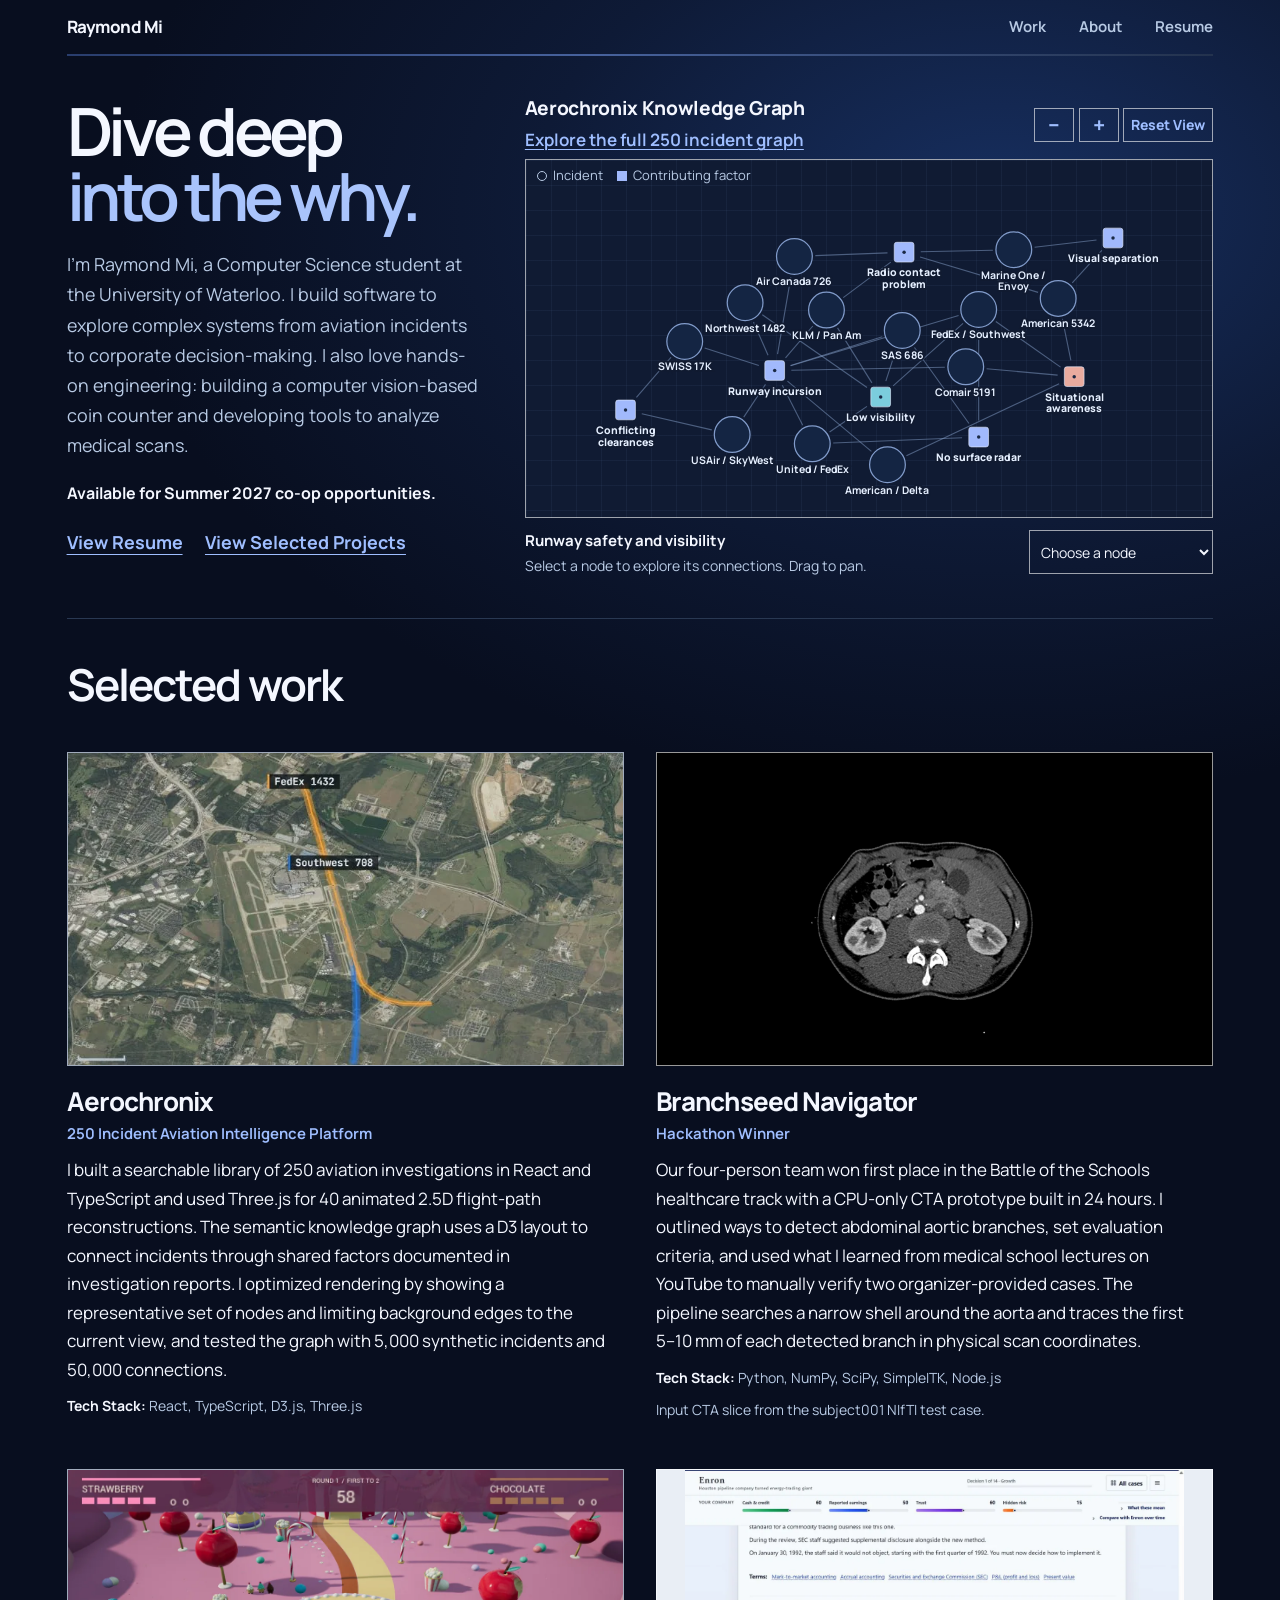
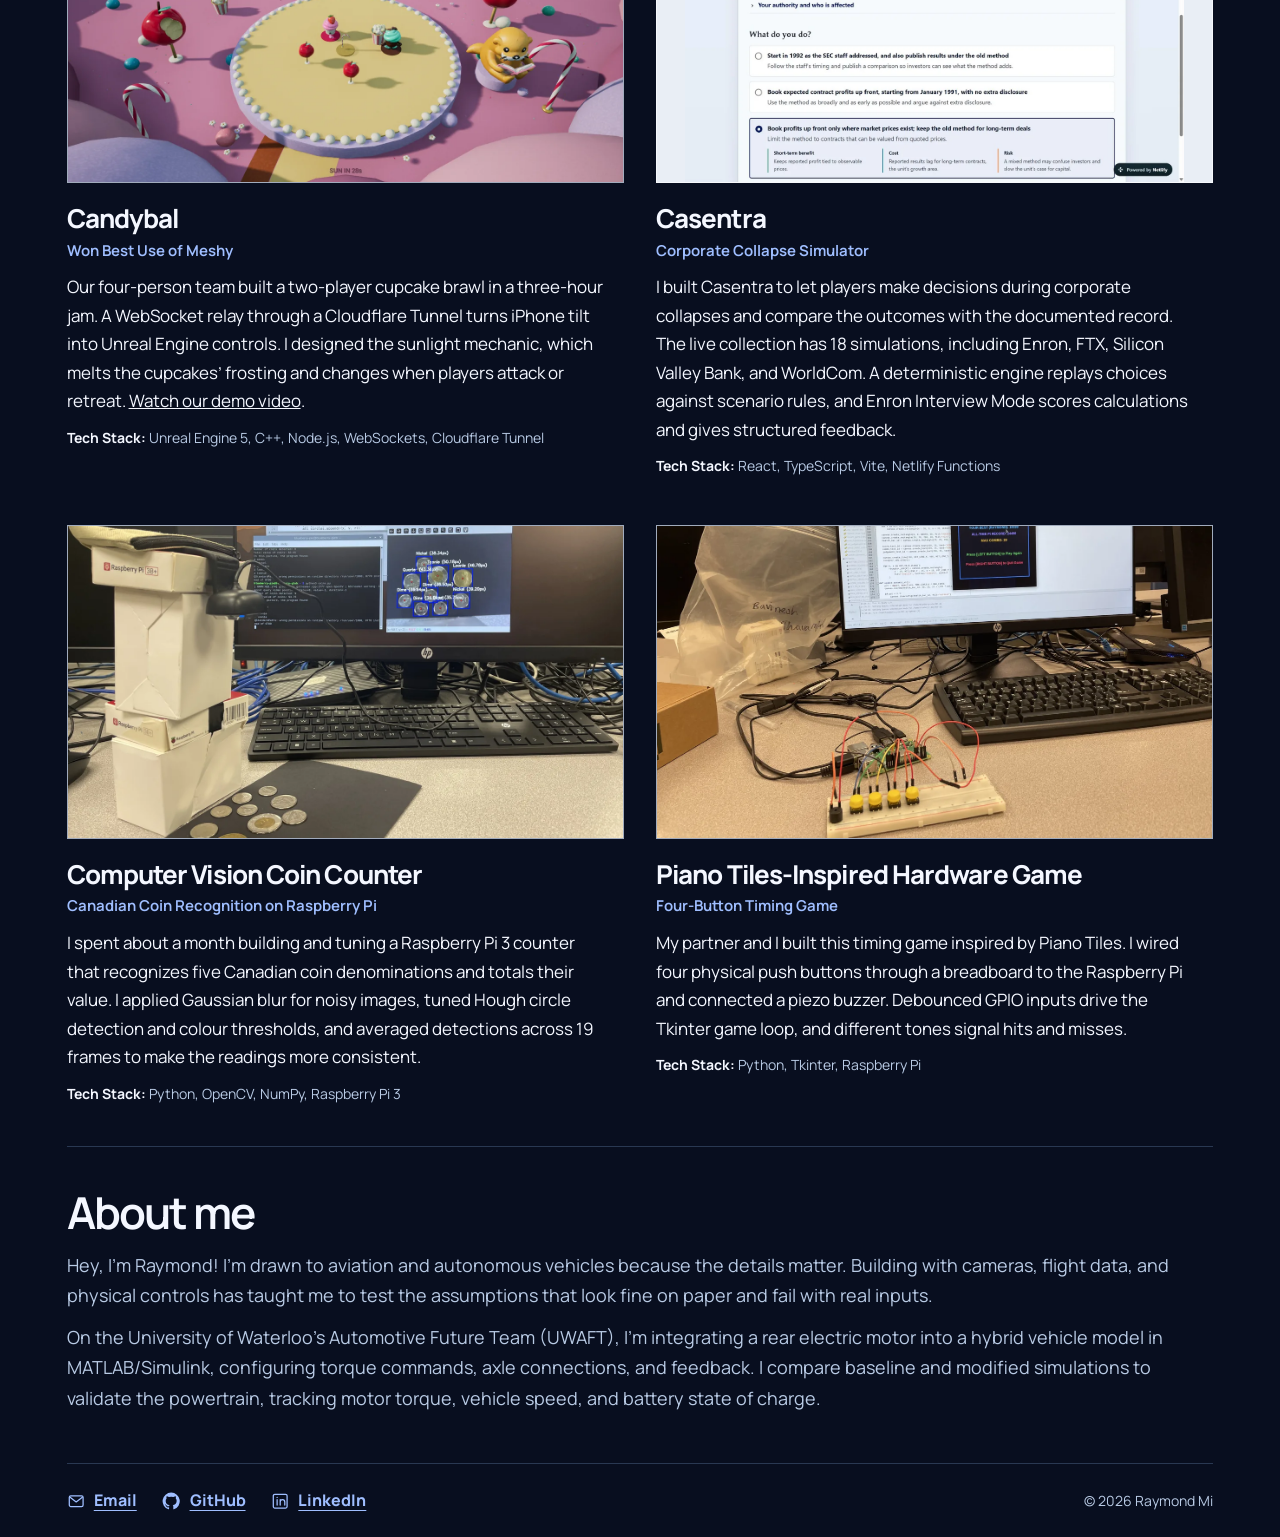
<file: docs/index.html>
<!doctype html>
<html lang="en">
  <head>
    <meta charset="utf-8">
    <meta name="viewport" content="width=device-width, initial-scale=1">
    <meta name="description" content="Raymond Mi is a University of Waterloo computer science student building software for complex systems, simulation, and computer vision.">
    <meta name="theme-color" content="#080e1f">
    <title>Raymond Mi | Software Engineering Portfolio</title>
    <link rel="preload" href="assets/manrope-latin.woff2" as="font" type="font/woff2" crossorigin>
    <link rel="stylesheet" href="styles.css">
    <script type="module" src="hero-graph.js"></script>
    <script src="page.js" defer></script>
  </head>
  <body>
    <a class="skip-link" href="#main">Skip to content</a>
    <header class="site-header shell">
      <a class="site-name" href="./">Raymond Mi</a>
      <nav class="main-nav" aria-label="Primary">
        <a href="#work">Work</a>
        <a href="#about">About</a>
        <a href="https://drive.google.com/file/d/1k9xCsbdzdXL4X7wPnkThvAbXwIX6SDTb/view?usp=sharing" target="_blank" rel="noopener noreferrer">Resume</a>
      </nav>
    </header>
    <main id="main" tabindex="-1">
      <section class="hero shell" aria-labelledby="hero-title">
        <div class="hero-copy">
          <h1 id="hero-title">Dive deep <span>into the why.</span></h1>
          <p>I'm Raymond Mi, a Computer Science student at the University of Waterloo. I build software to explore complex systems from aviation incidents to corporate decision-making. I also love hands-on engineering: building a computer vision-based coin counter and developing tools to analyze medical scans.</p>
          <p class="availability"><strong>Available for Summer 2027 co-op opportunities.</strong></p>
          <p class="hero-links">
            <a href="https://drive.google.com/file/d/1k9xCsbdzdXL4X7wPnkThvAbXwIX6SDTb/view?usp=sharing" target="_blank" rel="noopener noreferrer">View Resume</a>
            <a href="#work">View Selected Projects</a>
          </p>
        </div>

        <div class="hero-graph" aria-labelledby="graph-title">
          <div class="graph-header">
            <div>
              <h2 id="graph-title">Aerochronix Knowledge Graph</h2>
              <a class="graph-full-link" href="https://aerochronix.netlify.app/#/graph" target="_blank" rel="noopener noreferrer">Explore the full 250 incident graph</a>
            </div>
            <div class="graph-controls" role="group" aria-label="Graph view controls">
              <button type="button" data-graph-action="out" aria-label="Zoom out" disabled>−</button>
              <button type="button" data-graph-action="in" aria-label="Zoom in" disabled>+</button>
              <button type="button" data-graph-action="reset" disabled>Reset View</button>
            </div>
          </div>
          <div class="graph-canvas">
            <p class="graph-legend">
              <span><span class="graph-key graph-key--incident" aria-hidden="true"></span>Incident</span>
              <span><span class="graph-key graph-key--factor" aria-hidden="true"></span>Contributing factor</span>
            </p>
            <img class="graph-fallback" src="assets/aerochronix-graph.webp" alt="A factor and linked cases in the Aerochronix knowledge graph" width="1265" height="712">
            <svg class="graph-svg" xmlns="http://www.w3.org/2000/svg" role="group" aria-label="Incident graph. Use arrow keys to pan, plus or minus to zoom, or Tab to select nodes." tabindex="0" hidden></svg>
          </div>
          <div class="graph-interface">
            <div class="graph-detail" aria-live="polite" aria-atomic="true">
              <h3 class="graph-detail-title">Runway safety and visibility</h3>
              <p class="graph-detail-description">Select a node to explore its connections. Drag to pan.</p>
              <div class="graph-detail-links" hidden>
                <a class="graph-case-link" target="_blank" rel="noopener noreferrer">Read investigation</a>
                <a class="graph-photo-link" target="_blank" rel="noopener noreferrer">Photo credit</a>
              </div>
            </div>
            <label class="graph-picker">
              <span class="sr-only">Choose a case or contributing factor</span>
              <select disabled>
                <option value="">Choose a node</option>
              </select>
            </label>
          </div>
        </div>
      </section>

      <section class="work" id="work" tabindex="-1" aria-labelledby="work-title">
        <div class="shell">
          <h2 id="work-title">Selected work</h2>
          <div class="project-grid">
            <article class="project" aria-labelledby="aerochronix-title">
              <a class="project-media" href="https://aerochronix.netlify.app/" target="_blank" rel="noopener noreferrer" aria-label="View Aerochronix website (opens in a new tab)">
                <img src="assets/flight/overview-poster.webp" alt="Aerochronix’s fixed-camera reconstruction of FedEx 1432 and Southwest 708 at Austin, with their flight paths drawn in orange and blue" width="752" height="423" loading="lazy" decoding="async">
                <span class="project-destination" aria-hidden="true"><span>Visit Website</span></span>
              </a>
              <h3 id="aerochronix-title">Aerochronix</h3>
              <p class="project-subtitle">250 Incident Aviation Intelligence Platform</p>
              <p class="project-summary">I built a searchable library of 250 aviation investigations in React and TypeScript and used Three.js for 40 animated 2.5D flight-path reconstructions. The semantic knowledge graph uses a D3 layout to connect incidents through shared factors documented in investigation reports. I optimized rendering by showing a representative set of nodes and limiting background edges to the current view, and tested the graph with 5,000 synthetic incidents and 50,000 connections.</p>
              <p class="project-stack"><strong>Tech Stack:</strong> React, TypeScript, D3.js, Three.js</p>
            </article>
            <article class="project" aria-labelledby="branchseed-title">
              <a class="project-media media--scan" href="https://github.com/nex0517/BOTS_2026" target="_blank" rel="noopener noreferrer" aria-label="View Branchseed Navigator on GitHub (opens in a new tab)">
                <img src="assets/branchseed-cta.png" alt="Axial contrast-enhanced CT slice from the subject001 NIfTI test case" loading="lazy" decoding="async">
                <span class="project-destination" aria-hidden="true"><span>View GitHub</span></span>
              </a>
              <h3 id="branchseed-title">Branchseed Navigator</h3>
              <p class="project-subtitle">Hackathon Winner</p>
              <p class="project-summary">Our four-person team won first place in the Battle of the Schools healthcare track with a CPU-only CTA prototype built in 24 hours. I outlined ways to detect abdominal aortic branches, set evaluation criteria, and used what I learned from medical school lectures on YouTube to manually verify two organizer-provided cases. The pipeline searches a narrow shell around the aorta and traces the first 5–10 mm of each detected branch in physical scan coordinates.</p>
              <p class="project-stack"><strong>Tech Stack:</strong> Python, NumPy, SciPy, SimpleITK, Node.js</p>
              <p class="image-caption">Input CTA slice from the subject001 NIfTI test case.</p>
            </article>
            <article class="project" aria-labelledby="candybal-title">
              <a class="project-media" href="https://www.youtube.com/watch?v=Cnz3tiPU43I" target="_blank" rel="noopener noreferrer" aria-label="Watch the Candybal demo video on YouTube (opens in a new tab)">
                <img src="assets/candybal-gameplay.webp" alt="Two playable cupcakes and a candy cane in Candybal’s colourful bakery arena" width="1280" height="720" loading="lazy" decoding="async">
                <span class="project-destination" aria-hidden="true"><span>Watch Demo Video</span></span>
              </a>
              <h3 id="candybal-title">Candybal</h3>
              <p class="project-subtitle">Won Best Use of Meshy</p>
              <p class="project-summary">Our four-person team built a two-player cupcake brawl in a three-hour jam. A WebSocket relay through a Cloudflare Tunnel turns iPhone tilt into Unreal Engine controls. I designed the sunlight mechanic, which melts the cupcakes’ frosting and changes when players attack or retreat. <a href="https://www.youtube.com/watch?v=Cnz3tiPU43I" target="_blank" rel="noopener noreferrer" aria-label="Watch our demo video (opens in a new tab)">Watch our demo video</a>.</p>
              <p class="project-stack"><strong>Tech Stack:</strong> Unreal Engine 5, C++, Node.js, WebSockets, Cloudflare Tunnel</p>
            </article>
            <article class="project" aria-labelledby="casentra-title">
              <a class="project-media media--casentra" href="https://casentra.netlify.app/" target="_blank" rel="noopener noreferrer" aria-label="View Casentra website (opens in a new tab)">
                <img src="assets/casentra-decision.webp" alt="Casentra’s Enron decision screen with company indicators, historical context, and three accounting policy choices" width="1280" height="800" loading="lazy" decoding="async">
                <span class="project-destination" aria-hidden="true"><span>Visit Website</span></span>
              </a>
              <h3 id="casentra-title">Casentra</h3>
              <p class="project-subtitle">Corporate Collapse Simulator</p>
              <p class="project-summary">I built Casentra to let players make decisions during corporate collapses and compare the outcomes with the documented record. The live collection has 18 simulations, including Enron, FTX, Silicon Valley Bank, and WorldCom. A deterministic engine replays choices against scenario rules, and Enron Interview Mode scores calculations and gives structured feedback.</p>
              <p class="project-stack"><strong>Tech Stack:</strong> React, TypeScript, Vite, Netlify Functions</p>
            </article>
            <article class="project" aria-labelledby="coin-counter-title">
              <a class="project-media media--coin" href="https://github.com/rayCoder08/coin-counter-opencv" target="_blank" rel="noopener noreferrer" aria-label="View Coin Counter on GitHub (opens in a new tab)">
                <img src="assets/coin-counter.webp" alt="Coin counter setup with a Raspberry Pi, coins, and detected coin labels displayed on a monitor" width="1280" height="960" loading="lazy" decoding="async">
                <span class="project-destination" aria-hidden="true"><span>View GitHub</span></span>
              </a>
              <h3 id="coin-counter-title">Computer Vision Coin Counter</h3>
              <p class="project-subtitle">Canadian Coin Recognition on Raspberry Pi</p>
              <p class="project-summary">I spent about a month building and tuning a Raspberry Pi 3 counter that recognizes five Canadian coin denominations and totals their value. I applied Gaussian blur for noisy images, tuned Hough circle detection and colour thresholds, and averaged detections across 19 frames to make the readings more consistent.</p>
              <p class="project-stack"><strong>Tech Stack:</strong> Python, OpenCV, NumPy, Raspberry Pi 3</p>
            </article>
            <article class="project" aria-labelledby="piano-tiles-title">
              <a class="project-media media--piano" href="https://github.com/rayCoder08/piano-tiles-game" target="_blank" rel="noopener noreferrer" aria-label="View Piano Tiles on GitHub (opens in a new tab)">
                <img src="assets/piano-tiles.webp" alt="Piano Tiles game running on a monitor beside a Raspberry Pi and four physical button controls" width="1280" height="960" loading="lazy" decoding="async">
                <span class="project-destination" aria-hidden="true"><span>View GitHub</span></span>
              </a>
              <h3 id="piano-tiles-title">Piano Tiles-Inspired Hardware Game</h3>
              <p class="project-subtitle">Four-Button Timing Game</p>
              <p class="project-summary">My partner and I built this timing game inspired by Piano Tiles. I wired four physical push buttons through a breadboard to the Raspberry Pi and connected a piezo buzzer. Debounced GPIO inputs drive the Tkinter game loop, and different tones signal hits and misses.</p>
              <p class="project-stack"><strong>Tech Stack:</strong> Python, Tkinter, Raspberry Pi</p>
            </article>
          </div>
        </div>
      </section>

      <section class="about shell" id="about" aria-labelledby="about-title">
        <h2 id="about-title">About me</h2>
        <p>Hey, I'm Raymond! I’m drawn to aviation and autonomous vehicles because the details matter. Building with cameras, flight data, and physical controls has taught me to test the assumptions that look fine on paper and fail with real inputs.</p>
        <p>On the University of Waterloo’s Automotive Future Team (UWAFT), I’m integrating a rear electric motor into a hybrid vehicle model in MATLAB/Simulink, configuring torque commands, axle connections, and feedback. I compare baseline and modified simulations to validate the powertrain, tracking motor torque, vehicle speed, and battery state of charge.</p>
      </section>

    </main>
    <footer class="site-footer shell">
      <nav class="footer-links" aria-label="Social links">
        <a class="icon-link" href="mailto:raymond.mi365@gmail.com"><svg class="icon" aria-hidden="true" focusable="false"><use href="assets/icons.svg#mail"></use></svg>Email</a>
        <a class="icon-link" href="https://github.com/rayCoder08" target="_blank" rel="noopener noreferrer" aria-label="GitHub (opens in a new tab)"><svg class="icon" aria-hidden="true" focusable="false"><use href="assets/icons.svg#github"></use></svg>GitHub</a>
        <a class="icon-link" href="https://www.linkedin.com/in/raymond-mi/" target="_blank" rel="noopener noreferrer" aria-label="LinkedIn (opens in a new tab)"><svg class="icon" aria-hidden="true" focusable="false"><use href="assets/icons.svg#linkedin"></use></svg>LinkedIn</a>
      </nav>
      <small>© 2026 Raymond Mi</small>
    </footer>
  </body>
</html>
</file>
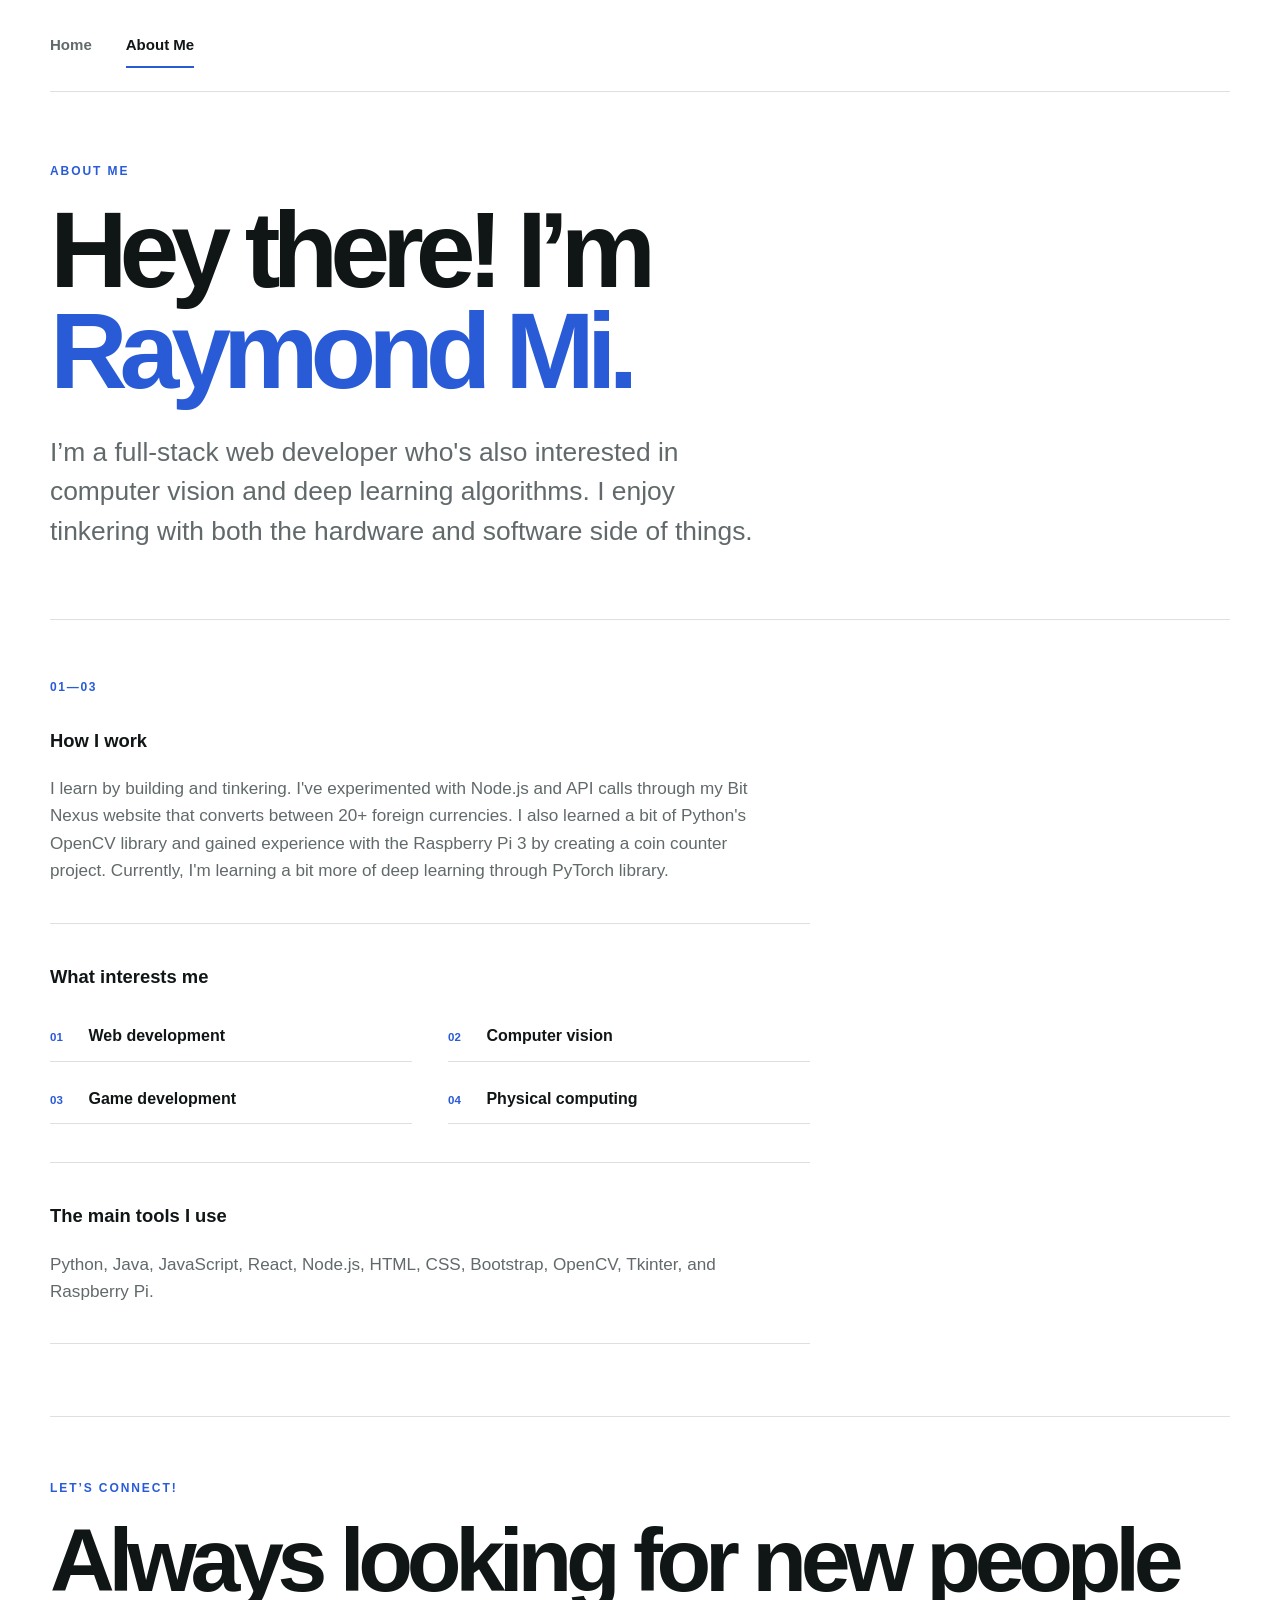
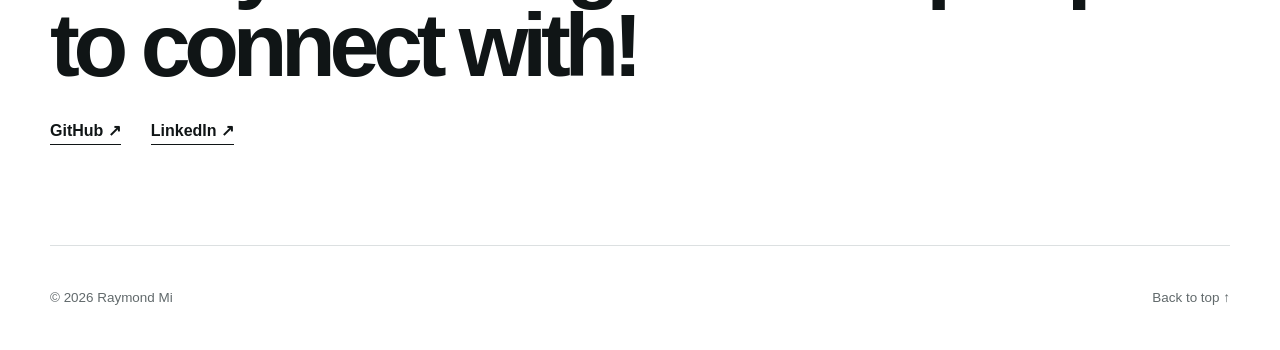
<file: dist/about/index.html>
<!doctype html>
<html lang="en">
  <head>
    <meta charset="utf-8" />
    <meta name="viewport" content="width=device-width, initial-scale=1" />
    <meta name="description" content="About Raymond Mi — a developer based in Waterloo, Canada." />
    <meta name="theme-color" content="#ffffff" />
    <title>About Me — Raymond Mi</title>
    <link rel="stylesheet" href="../styles.css" />
  </head>
  <body>
    <a class="skip-link" href="#main">Skip to content</a>
    <header class="site-header">
      <nav aria-label="Primary navigation">
        <a href="../">Home</a>
        <a href="./" aria-current="page">About Me</a>
      </nav>
    </header>

    <main id="main" class="about-page">
      <section class="about-hero" aria-labelledby="about-title">
        <p class="eyebrow">About me</p>
        <h1 id="about-title">Hey there! I’m<br /><span>Raymond Mi.</span></h1>
        <p class="about-lead">
          I’m a full-stack web developer who's also interested in computer vision and deep learning algorithms.
          I enjoy tinkering with both the hardware and software side of things.
        </p>
      </section>

      <section class="about-details" aria-label="Background and interests">
        <div class="about-index" aria-hidden="true">01—03</div>
        <div class="detail-block">
          <h2>How I work</h2>
          <p>
            I learn by building and tinkering. I've experimented with Node.js and API calls through my Bit Nexus website that converts between 20+ foreign currencies.
            I also learned a bit of Python's OpenCV library and gained experience with the Raspberry Pi 3 by creating a coin counter project.
            Currently, I'm learning a bit more of deep learning through PyTorch library.
          </p>
        </div>
        <div class="detail-block">
          <h2>What interests me</h2>
          <ul class="interest-list">
            <li><span>01</span> Web development</li>
            <li><span>02</span> Computer vision</li>
            <li><span>03</span> Game development</li>
            <li><span>04</span> Physical computing</li>
          </ul>
        </div>
        <div class="detail-block">
          <h2>The main tools I use</h2>
          <p>Python, Java, JavaScript, React, Node.js, HTML, CSS, Bootstrap, OpenCV, Tkinter, and Raspberry Pi.</p>
        </div>
      </section>

      <section class="connect" aria-labelledby="connect-heading">
        <p class="eyebrow">Let’s connect!</p>
        <h2>Always looking for new people to connect with!</h2>
        <div class="connect-links">
          <a href="https://github.com/rayCoder08" target="_blank" rel="noreferrer">GitHub <span aria-hidden="true">↗</span></a>
          <a href="https://www.linkedin.com/in/raymond-mi/" target="_blank" rel="noreferrer">LinkedIn <span aria-hidden="true">↗</span></a>
        </div>
      </section>
    </main>

    <footer>
      <p>© 2026 Raymond Mi</p>
      <a href="#main">Back to top <span aria-hidden="true">↑</span></a>
    </footer>
  </body>
</html>
</file>
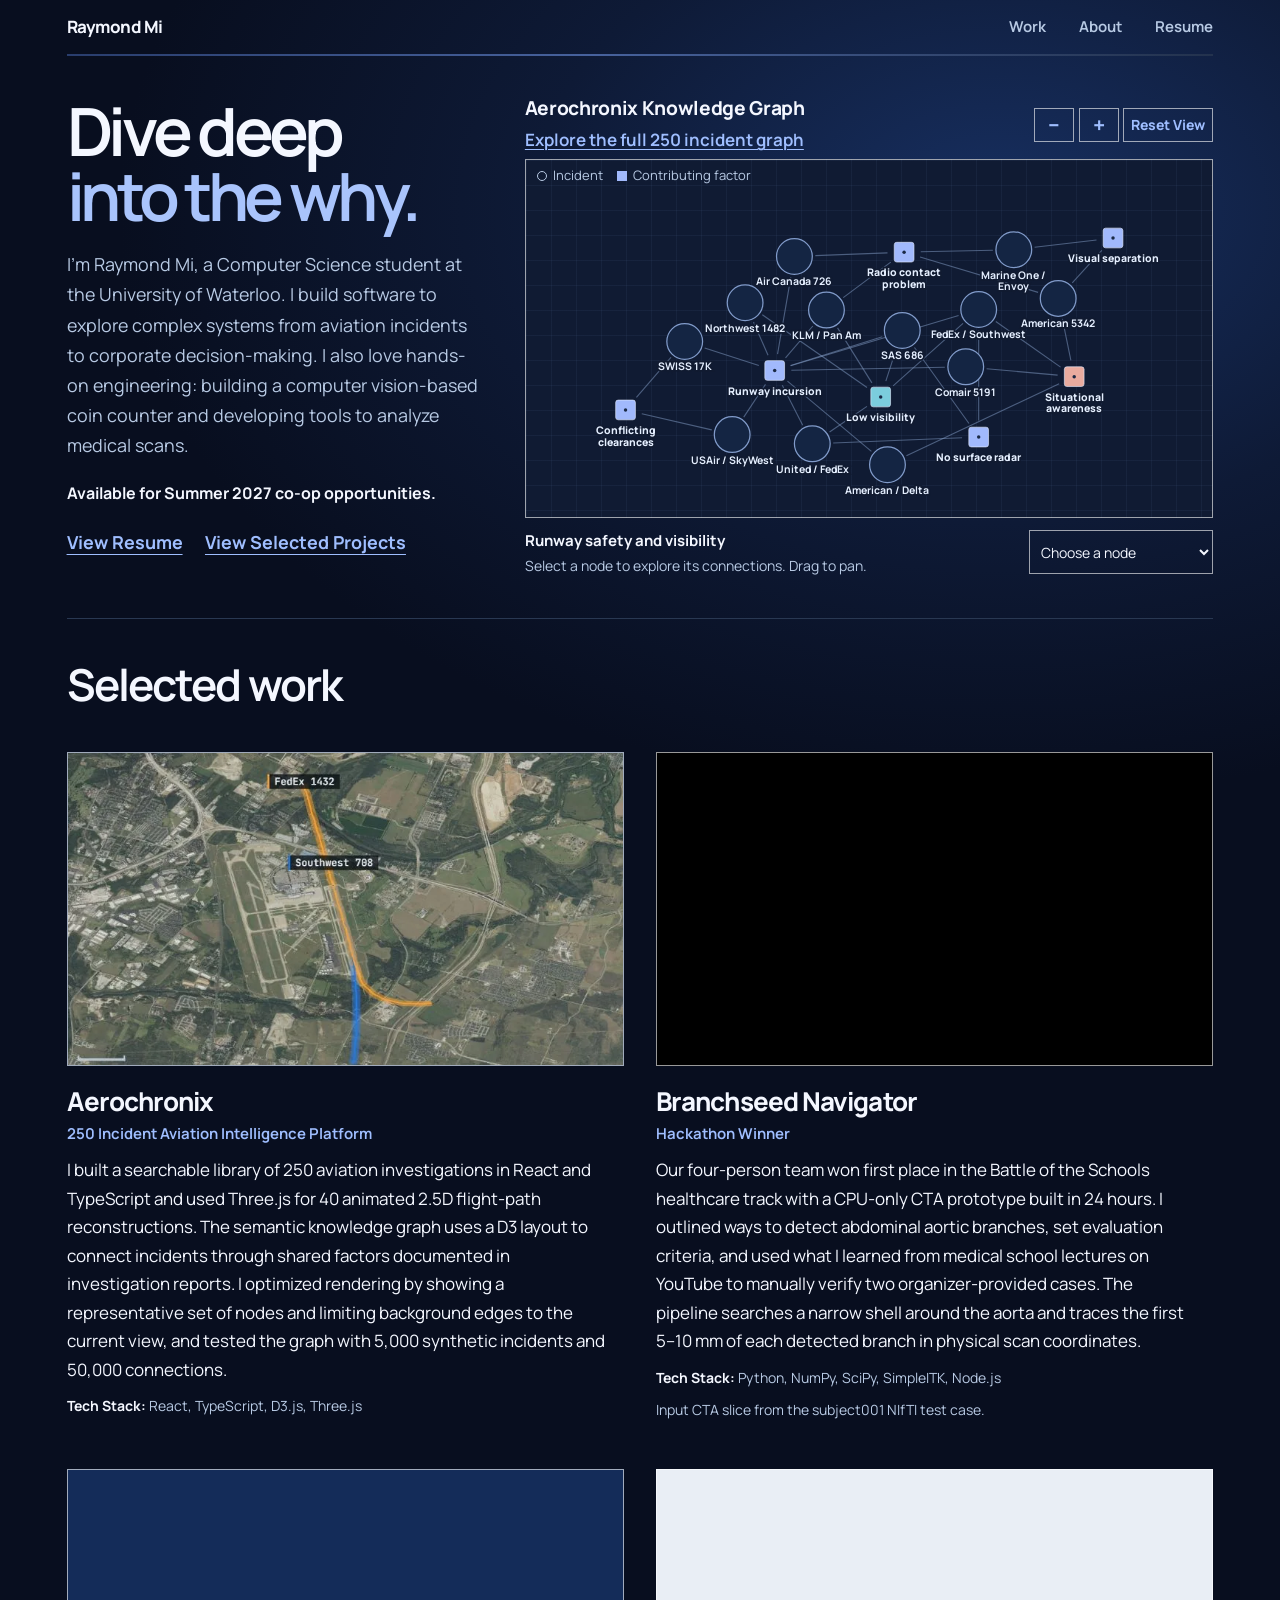
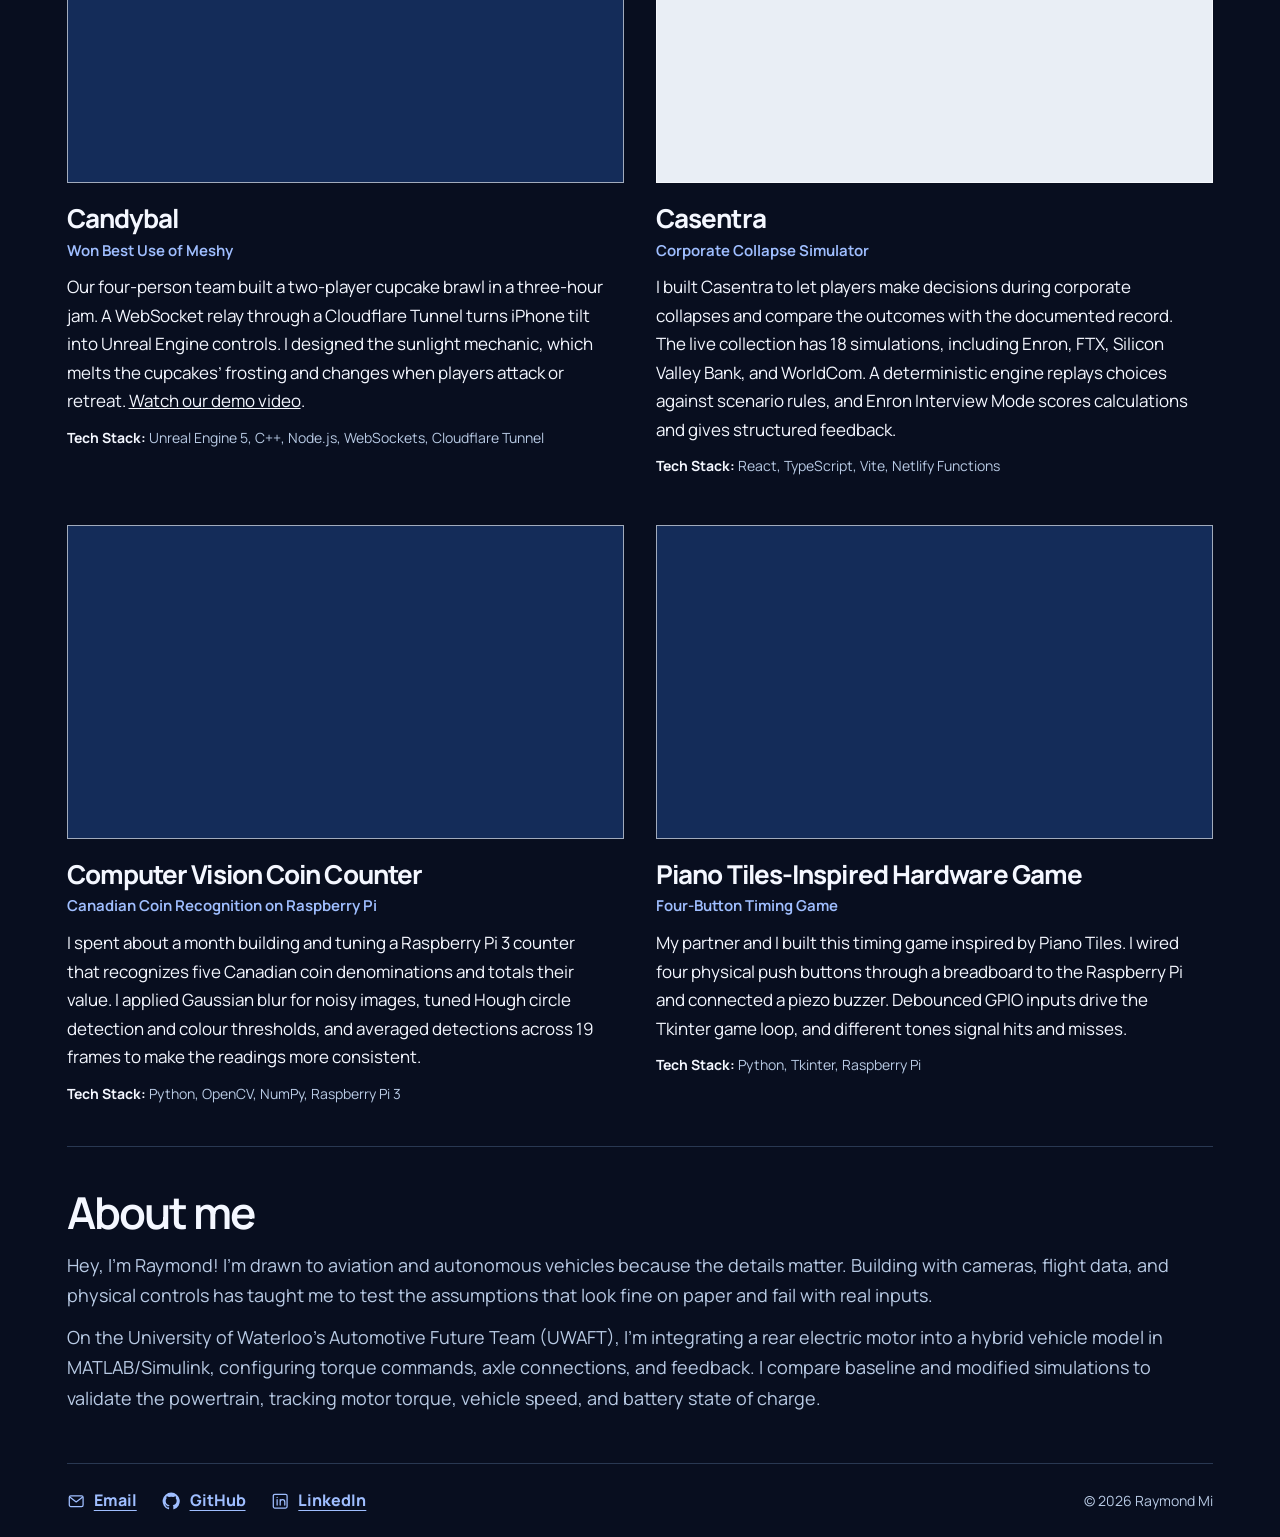
<file: docs/about/index.html>
<!doctype html>
<html lang="en">
  <head>
    <meta charset="utf-8">
    <meta name="viewport" content="width=device-width, initial-scale=1">
    <meta name="theme-color" content="#080e1f">
    <meta http-equiv="refresh" content="0; url=../#about">
    <title>About | Raymond Mi</title>
    <link rel="stylesheet" href="../styles.css">
  </head>
  <body>
    <main class="shell legacy-route">
      <h1>About Raymond Mi</h1>
      <p><a href="../#about">Continue to the About section</a>.</p>
    </main>
  </body>
</html>
</file>
<file: docs/styles.css>
@font-face {
  font-family: Manrope;
  src: url("assets/manrope-latin.woff2") format("woff2");
  font-style: normal;
  font-weight: 400 800;
  font-display: swap;
}

:root {
  color-scheme: dark;
  --background: #080e1f;
  --surface: #142c59;
  --cobalt: #2958c8;
  --blue: #4f8fff;
  --link: #9fbeff;
  --text: #f4f7ff;
  --secondary: #b8cae4;
  --rule: #293852;
  --gutter: clamp(24px, 5.2vw, 80px);
  --shell: 1240px;
  --section-gap: clamp(1.5rem, 3.4vw, 2.6rem);
}

*, *::before, *::after { box-sizing: border-box; }

html { scroll-behavior: smooth; }

body {
  margin: 0;
  background:
    radial-gradient(ellipse 880px 590px at 78% 210px, #172f60 0%, #0e1a36 53%, transparent 100%),
    var(--background);
  font-family: Manrope, "Segoe UI", system-ui, sans-serif;
  color: var(--text);
  font-size: 1rem;
  line-height: 1.68;
}

a { color: inherit; }

a:focus-visible {
  outline: 2px solid var(--link);
  outline-offset: 5px;
  border-radius: 2px;
}

img { display: block; max-width: 100%; }

h1, h2, h3, p, dl, dd, figure { margin: 0; }

h1, h2, h3 { text-wrap: balance; }

h2 {
  font-size: clamp(2rem, 3.7vw, 2.75rem);
  font-weight: 650;
  letter-spacing: -.043em;
  line-height: 1.12;
}

.shell {
  width: min(var(--shell), calc(100% - var(--gutter) * 2));
  margin-inline: auto;
}

.skip-link {
  position: fixed;
  inset: .75rem auto auto .75rem;
  z-index: 5;
  padding: .55rem .9rem;
  background: var(--text);
  color: var(--background);
  transform: translateY(calc(-100% - 1rem));
}

.skip-link:focus { transform: none; }

.site-header {
  min-height: 56px;
  display: flex;
  flex-wrap: wrap;
  justify-content: space-between;
  align-items: center;
  gap: .75rem 2rem;
  border-bottom: 2px solid transparent;
  border-image: linear-gradient(90deg, #293d6d, #47629d 46%, #23324d) 1;
}

.site-name, .main-nav a {
  display: inline-flex;
  min-height: 44px;
  align-items: center;
  text-decoration: none;
}

.site-name {
  font-size: 1.0625rem;
  font-weight: 750;
  letter-spacing: -.028em;
}

.main-nav { display: flex; gap: clamp(1.125rem, 2.6vw, 2.4rem); }

.main-nav a {
  color: var(--secondary);
  font-size: .9375rem;
  font-weight: 650;
  text-underline-offset: .32em;
}

.main-nav a:hover, .main-nav a[aria-current="page"] {
  color: var(--text);
  text-decoration: underline;
}

.hero {
  display: grid;
  grid-template-columns: minmax(0, 1fr) minmax(0, 1.65fr);
  align-items: start;
  gap: clamp(1.5rem, 3.2vw, 3.4rem);
  padding-block: var(--section-gap) clamp(1.25rem, 2.15vw, 1.75rem);
}

.hero h1 {
  font-size: clamp(3.1rem, 5.2vw, 4.75rem);
  line-height: .99;
  letter-spacing: -.065em;
  font-weight: 650;
}

.hero h1 span { display: block; color: #a9c4fc; }

.hero-copy p {
  margin-top: 1.25rem;
  max-width: 42ch;
  color: var(--secondary);
  font-size: clamp(1rem, 1.4vw, 1.125rem);
}

.hero-copy .availability {
  max-width: none;
  color: var(--text);
  font-size: 1rem;
}

.hero-links {
  display: flex;
  flex-wrap: wrap;
  gap: .4rem 1.4rem;
}

.hero-links a {
  color: var(--link);
  font-weight: 700;
  text-decoration: underline;
  text-underline-offset: .28em;
}

.hero-links a:hover { color: var(--text); }

.sr-only {
  position: absolute;
  width: 1px;
  height: 1px;
  padding: 0;
  overflow: hidden;
  clip-path: inset(50%);
  white-space: nowrap;
}

.hero-graph { min-width: 0; }

.graph-header {
  display: flex;
  align-items: center;
  justify-content: space-between;
  flex-wrap: wrap;
  gap: .15rem .8rem;
  margin-bottom: .4rem;
}

.graph-header h2 {
  font-size: clamp(1.03rem, 1.5vw, 1.26rem);
  font-weight: 750;
  letter-spacing: -.018em;
}

.graph-full-link {
  display: block;
  width: fit-content;
  margin-top: .65rem;
  color: var(--link);
  font-size: 1.0625rem;
  font-weight: 650;
  line-height: 1.35;
  text-decoration-thickness: 1px;
  text-underline-offset: .2em;
}

.graph-full-link:hover { color: var(--text); }

.graph-controls { display: flex; align-items: center; gap: .3rem; }

.graph-controls button {
  position: relative;
  min-height: 44px;
  min-width: 40px;
  padding: .25rem .5rem;
  border: 0;
  background: transparent;
  color: var(--link);
  font: inherit;
  font-size: .875rem;
  font-weight: 750;
  cursor: pointer;
}

.graph-controls button::before {
  content: "";
  position: absolute;
  inset: 5px 0;
  pointer-events: none;
}

.graph-controls button:hover { color: var(--text); text-decoration: underline; }
.graph-controls button:disabled { opacity: .55; cursor: default; text-decoration: none; }
.graph-controls button[aria-label] { font-size: 1.35rem; line-height: 1; }

.graph-canvas,
.graph-controls button::before,
.graph-picker select,
.project-media { border: 1px solid rgb(255 255 255 / .6); }

.graph-canvas {
  --graph-plot-height: clamp(300px, min(26vw, calc(100svh - 265px)), 378px);
  overflow: hidden;
  background-color: #101b33;
  background-image:
    linear-gradient(to right, rgb(114 152 210 / .07) 1px, transparent 1px),
    linear-gradient(to bottom, rgb(114 152 210 / .07) 1px, transparent 1px);
  background-size: 25px 25px;
}

.graph-legend {
  display: flex;
  flex-wrap: wrap;
  gap: .25rem .9rem;
  padding: .45rem .7rem 0;
  color: var(--secondary);
  font-size: .8125rem;
  line-height: 1.35;
}

.graph-legend > span { display: inline-flex; align-items: center; gap: .35rem; }
.graph-key { width: .64rem; height: .64rem; flex: none; }
.graph-key--incident { border-radius: 50%; border: 1.5px solid #b8cae4; }
.graph-key--factor { background: #a1b9fc; }

.graph-svg, .graph-fallback { display: block; width: 100%; height: var(--graph-plot-height); }
.graph-canvas [hidden], .graph-detail-links[hidden], .graph-photo-link[hidden] { display: none; }
.graph-fallback { object-fit: contain; }
.graph-svg { cursor: grab; touch-action: pan-y; user-select: none; }
.graph-svg.is-dragging, .graph-svg.is-dragging .graph-node { cursor: grabbing; }

.graph-svg:focus-visible, .graph-controls button:focus-visible, .graph-picker select:focus-visible {
  outline: 2px solid var(--link);
  outline-offset: -2px;
}

.graph-edge {
  fill: none;
  stroke: #859fc8;
  stroke-width: 1.1;
  opacity: .51;
  vector-effect: non-scaling-stroke;
  pointer-events: none;
}

.graph-edge.is-active { stroke: #a9cdff; stroke-width: 2; opacity: 1; }
.graph-edge.is-muted { opacity: .14; }
.graph-node { cursor: pointer; outline: none; }
.graph-node.is-dimmed { opacity: .64; }
.graph-node:is(:hover, :focus-visible) { opacity: 1; }
.graph-node-hit { fill: transparent; }
.graph-incident-ring { fill: #142543; stroke: #819bca; stroke-width: 2; }
.graph-factor-shape { fill: #a1b9fc; stroke: #e3ebff; stroke-width: 1; }
.graph-factor-center { fill: #1a2945; }
.graph-node[data-category="environment"] .graph-factor-shape { fill: #7bcddd; }
.graph-node[data-category="human"] .graph-factor-shape { fill: #e9ab9f; }

.graph-node:is(.is-selected, :hover, :focus-visible) :is(.graph-incident-ring, .graph-factor-shape) {
  stroke: #f4f7ff;
  stroke-width: 4;
}

.graph-node-label {
  fill: #e5efff;
  stroke: #111b31;
  stroke-width: 5.5;
  paint-order: stroke;
  font-size: 17px;
  font-weight: 700;
  pointer-events: none;
}

.graph-node--factor .graph-node-label { font-weight: 800; }

.graph-interface {
  display: grid;
  grid-template-columns: minmax(0, 1fr) minmax(145px, .38fr);
  align-items: start;
  gap: .45rem 1.25rem;
  margin-top: .75rem;
}

.graph-detail { min-height: 3.75rem; }
.graph-detail h3 { font-size: .9375rem; line-height: 1.4; }
.graph-detail-description { color: var(--secondary); font-size: .875rem; line-height: 1.5; margin-top: .23rem; }

.graph-detail-links {
  display: flex;
  flex-wrap: wrap;
  gap: .1rem 1rem;
  margin-top: .22rem;
  font-size: .8125rem;
}

.graph-detail-links a {
  color: var(--link);
  text-underline-offset: .2em;
  font-weight: 700;
}

.graph-picker select {
  width: 100%;
  min-height: 44px;
  padding: .2rem .4rem;
  border-radius: 0;
  background: transparent;
  color: var(--text);
  font: inherit;
  font-size: .875rem;
  text-overflow: ellipsis;
}

.graph-picker select:enabled { cursor: pointer; }
.graph-picker option, .graph-picker optgroup { background: #101b33; }

.work, .about { scroll-margin-top: 1.5rem; }

.work > .shell, .about {
  padding-top: var(--section-gap);
  border-top: 1px solid var(--rule);
}

.project-grid {
  display: grid;
  grid-template-columns: repeat(2, minmax(0, 1fr));
  gap: 3rem 2rem;
  margin-top: clamp(1.5rem, 3.4vw, 2.65rem);
}

.project {
  display: flex;
  flex-direction: column;
  align-items: flex-start;
  min-width: 0;
}

.project-media {
  position: relative;
  display: block;
  width: 100%;
  aspect-ratio: 16 / 9;
  overflow: hidden;
  background: var(--surface);
}

.project-destination {
  position: absolute;
  inset: 0;
  display: grid;
  align-items: center;
  justify-items: center;
  padding: 1rem;
  background: rgb(8 14 31 / .77);
  color: #fff;
  font-size: 1rem;
  font-weight: 750;
  line-height: 1.35;
  text-align: center;
  opacity: 0;
  transition: opacity 210ms ease-out;
}

.project-media:focus-visible .project-destination { opacity: 1; }
.project-media:focus-visible { border-radius: 0; }

@media (hover: hover) and (pointer: fine) {
  .project-media:hover .project-destination { opacity: 1; }
}

@media (hover: none), (pointer: coarse), (max-width: 760px) {
  .project-destination {
    inset: auto 0 0;
    justify-items: start;
    padding: .9rem .75rem .55rem;
    background: linear-gradient(transparent, rgb(8 14 31 / .96));
    opacity: 1;
    font-size: .875rem;
    text-align: left;
  }

  .media--coin .project-destination, .media--piano .project-destination {
    inset: 0 0 auto;
    padding: .55rem .75rem .9rem;
    background: linear-gradient(rgb(8 14 31 / .96), transparent);
  }
}

.project-media img {
  width: 100%;
  height: 100%;
  object-fit: cover;
}

.project-media.media--scan { background: #000; }
.project-media.media--casentra { background: #e9eef5; }
.media--casentra img { object-fit: contain; }
.media--scan img { object-fit: contain; }
.media--coin img { object-position: center 72%; }
.media--piano img { object-position: center bottom; }

.project h3 {
  margin-top: 1.25rem;
  font-size: clamp(1.375rem, 2.15vw, 1.625rem);
  line-height: 1.22;
  font-weight: 750;
  letter-spacing: -.035em;
}

.project-subtitle {
  margin-top: .2rem;
  color: var(--link);
  font-size: .9375rem;
  font-weight: 650;
}

.project-summary {
  margin-top: .65rem;
  max-width: 54ch;
  color: var(--text);
  font-size: clamp(1rem, 1.45vw, 1.0625rem);
}

.project-stack, .image-caption {
  margin-top: .68rem;
  color: var(--secondary);
  font-size: .875rem;
  line-height: 1.55;
}

.project-stack strong { color: var(--text); }

.icon {
  width: 1.15em;
  height: 1.15em;
  flex: none;
  fill: none;
  stroke: currentColor;
  stroke-width: 1.65;
  stroke-linecap: round;
  stroke-linejoin: round;
}

.icon-link {
  display: inline-flex;
  min-height: 44px;
  align-items: center;
  gap: .55rem;
  color: var(--link);
  font-weight: 750;
  text-decoration: underline;
  text-decoration-thickness: 1px;
  text-underline-offset: .27em;
}

.icon-link:hover { color: var(--text); }

.about {
  margin-top: var(--section-gap);
  padding-bottom: clamp(1.8rem, 4vw, 3.15rem);
}

.about p {
  margin-top: .75rem;
  color: var(--secondary);
  font-size: clamp(1rem, 1.5vw, 1.125rem);
}
.legacy-route { padding-block: 2rem; }
.legacy-route a { color: var(--link); text-underline-offset: .2em; }

.site-footer {
  display: flex;
  align-items: center;
  justify-content: space-between;
  flex-wrap: wrap;
  gap: .35rem 1rem;
  padding-block: .9rem;
  border-top: 1px solid var(--rule);
  color: var(--secondary);
}

.footer-links { display: flex; flex-wrap: wrap; gap: .15rem clamp(1rem, 3vw, 1.6rem); }
.site-footer small { font-size: .875rem; }

@media (max-width: 950px) {
  .hero { grid-template-columns: minmax(0, 1fr); }
  .hero-copy p { max-width: 46ch; }
  .graph-canvas { --graph-plot-height: clamp(320px, 55vw, 410px); }
}

@media (max-width: 760px) {
  body {
    background:
      radial-gradient(ellipse 520px 520px at 72% 190px, #142b56 0%, #0c152c 69%, transparent 100%),
      var(--background);
  }

  .hero { gap: 1.35rem; }
  .hero h1 { font-size: clamp(2.75rem, 9vw, 3.75rem); }
  .hero-copy p { margin-top: 1.05rem; }
  .graph-canvas { --graph-plot-height: clamp(280px, 89vw, 354px); }
  .graph-header { gap: .35rem .3rem; }
  .graph-header h2 { font-size: .97rem; }
  .graph-controls button { min-width: 34px; padding-inline: .24rem; }
  .graph-interface { grid-template-columns: minmax(0, 1fr); gap: .25rem; }
  .graph-detail { min-height: 0; }
  .graph-picker { grid-row: 1; }
  .graph-picker select { font-size: 1rem; }
  .graph-node--incident .graph-node-label { opacity: 0; }
  .graph-node--incident:is(.is-selected, :hover, :focus-visible) .graph-node-label { opacity: 1; }
  .graph-node-label { font-size: 22px; }
  .project-grid { grid-template-columns: minmax(0, 1fr); gap: 2.6rem; }
  .project h3 { margin-top: .85rem; }
}

@media (max-width: 420px) {
  .site-header { gap: .25rem .85rem; min-height: 52px; }
  .main-nav { gap: 1rem; }
}

@media (prefers-reduced-motion: reduce) {
  html { scroll-behavior: auto; }
  .project-destination { transition: none; }
}
</file>
<file: dist/styles.css>
:root {
  --ink: #101516;
  --muted: #61696b;
  --line: #dce0e1;
  --soft: #f4f6f6;
  --blue: #2a5bd7;
  --white: #ffffff;
  --page: min(1180px, calc(100% - 48px));
}

* { box-sizing: border-box; }
html { scroll-behavior: smooth; }
body {
  margin: 0;
  background: var(--white);
  color: var(--ink);
  font-family: Inter, ui-sans-serif, -apple-system, BlinkMacSystemFont, "Segoe UI", sans-serif;
  font-size: 16px;
  line-height: 1.6;
  -webkit-font-smoothing: antialiased;
}
a { color: inherit; text-decoration: none; }
a:focus-visible { outline: 3px solid var(--blue); outline-offset: 4px; }
.skip-link { position: fixed; top: 10px; left: 10px; z-index: 20; padding: 8px 12px; background: var(--ink); color: white; transform: translateY(-150%); }
.skip-link:focus { transform: translateY(0); }

.site-header {
  width: var(--page);
  margin: 0 auto;
  min-height: 92px;
  display: flex;
  align-items: center;
  justify-content: flex-start;
  border-bottom: 1px solid var(--line);
}
nav { display: flex; gap: 34px; }
nav a { color: var(--muted); font-size: 0.94rem; font-weight: 600; position: relative; }
nav a:hover, nav a[aria-current="page"] { color: var(--ink); }
nav a[aria-current="page"]::after { content: ""; position: absolute; height: 2px; left: 0; right: 0; bottom: -10px; background: var(--blue); }

main, footer { width: var(--page); margin-inline: auto; }
.eyebrow { margin: 0; color: var(--blue); font-size: 0.75rem; line-height: 1.2; font-weight: 800; letter-spacing: 0.16em; text-transform: uppercase; }

.intro { padding: 72px 0 64px; }
.intro h1, .about-hero h1 {
  max-width: 1050px;
  margin: 22px 0 32px;
  font-size: clamp(3.3rem, 8.4vw, 7.4rem);
  line-height: 0.94;
  letter-spacing: -0.075em;
  font-weight: 720;
}
.intro h1 span, .about-hero h1 span { color: var(--blue); }
.intro-footer { display: flex; flex-wrap: wrap; align-items: end; gap: 20px 48px; }
.intro-footer > p { max-width: 600px; margin: 0; color: var(--muted); font-size: 1.1rem; }
.social-links { display: flex; gap: 24px; }
.social-links a, .project-link, .project-card-body > a, .text-link, .connect-links a { font-weight: 750; border-bottom: 1px solid var(--ink); transition: color 160ms ease, border-color 160ms ease; }
.social-links a:hover, .project-link:hover, .project-card-body > a:hover, .text-link:hover, .connect-links a:hover { color: var(--blue); border-color: var(--blue); }

.work { border-top: 1px solid var(--line); padding: 58px 0 72px; }
.section-heading { display: flex; flex-direction: column; align-items: flex-start; gap: 12px; margin-bottom: 26px; }
.section-heading h2 { margin: 0; font-size: 2.2rem; line-height: 1; letter-spacing: -0.05em; }
.featured-project { display: grid; grid-template-columns: 1.15fr 0.85fr; position: relative; background: var(--ink); color: white; overflow: hidden; }
.feature-copy { padding: clamp(32px, 4vw, 50px); z-index: 1; }
.project-meta { display: flex; align-items: center; gap: 14px; color: #aab0b1; font-size: 0.73rem; font-weight: 750; letter-spacing: 0.1em; text-transform: uppercase; }
.project-number { color: var(--blue); font-variant-numeric: tabular-nums; }
.featured-label { padding: 6px 10px; border: 1px solid #596061; border-radius: 999px; }
.featured-project h3 { margin: 28px 0 22px; font-size: clamp(3rem, 5vw, 5rem); line-height: 0.94; letter-spacing: -0.07em; }
.project-summary { max-width: 610px; margin: 0 0 18px; color: #f0f2f2; font-size: 1.08rem; }
.contribution { max-width: 600px; margin: 0 0 26px; color: #abb2b3; }
.project-link { display: inline-block; }
.feature-visual { margin: 0; display: flex; flex-direction: column; justify-content: center; padding: 26px; background: #151b1c; }
.cta-image-wrap { position: relative; border: 1px solid #465051; background: #050606; overflow: hidden; }
.cta-image-wrap img { display: block; width: 100%; height: auto; aspect-ratio: 1; object-fit: cover; }
.image-label { position: absolute; top: 12px; right: 12px; padding: 7px 9px; color: white; background: rgb(16 21 22 / 82%); font: 700 .64rem/1 monospace; letter-spacing: .1em; }
.feature-visual figcaption { margin-top: 12px; color: #899192; font-size: .7rem; line-height: 1.45; }
.tech-list { grid-column: 1 / -1; list-style: none; margin: 0; padding: 16px clamp(32px, 4vw, 50px); border-top: 1px solid #343b3c; display: flex; flex-wrap: wrap; gap: 20px; color: #aab0b1; font-size: .76rem; letter-spacing: .1em; text-transform: uppercase; }

.project-grid { display: grid; grid-template-columns: repeat(2, minmax(0, 1fr)); border-left: 1px solid var(--line); }
.project-card { min-width: 0; border-right: 1px solid var(--line); border-bottom: 1px solid var(--line); display: flex; flex-direction: column; transition: background 180ms ease; }
.project-card:hover { background: var(--soft); }
.project-card-image { margin: 0; overflow: hidden; border-bottom: 1px solid var(--line); background: var(--soft); }
.project-card-image img { display: block; width: 100%; height: auto; aspect-ratio: 4 / 3; object-fit: cover; }
.project-card-body { display: flex; flex: 1; flex-direction: column; align-items: flex-start; padding: 28px 32px 32px; }
.project-card .project-meta { color: var(--muted); flex-wrap: wrap; gap: 8px 18px; }
.project-card h3 { margin: 26px 0 14px; font-size: clamp(1.85rem, 3vw, 2.65rem); line-height: 1.04; letter-spacing: -0.055em; }
.project-card p { margin: 0 0 22px; color: var(--muted); }
.project-card-body > a { margin-top: auto; }
.project-card--compact { grid-column: 1 / -1; }
.project-card--compact .project-card-body { padding-block: 28px; }
.project-card--compact h3 { margin-top: 20px; }
.project-card--compact p { max-width: 680px; }

.about-strip { padding: 72px 0; border-top: 1px solid var(--line); display: block; }
.about-strip h2 { margin: 22px 0 24px; font-size: clamp(2.7rem, 5.5vw, 5.6rem); line-height: .98; letter-spacing: -.065em; }
.about-strip div > p { max-width: 650px; margin: 0 0 24px; color: var(--muted); font-size: 1.08rem; }

.about-page { padding-bottom: 24px; }
.about-hero { padding: 72px 0 68px; display: block; }
.about-hero h1 { margin-bottom: 30px; }
.about-lead { max-width: 720px; margin: 0; color: var(--muted); font-size: clamp(1.2rem, 2.1vw, 1.65rem); line-height: 1.5; }
.about-details { border-top: 1px solid var(--line); padding: 58px 0 72px; }
.about-index { color: var(--blue); font-size: .75rem; font-weight: 800; letter-spacing: .14em; margin-bottom: 28px; }
.detail-block { max-width: 760px; padding: 0 0 38px; margin-bottom: 38px; border-bottom: 1px solid var(--line); }
.detail-block:last-child { margin-bottom: 0; }
.detail-block h2 { margin: 0 0 20px; font-size: 1.15rem; }
.detail-block p { max-width: 720px; margin: 0; color: var(--muted); font-size: 1.07rem; }
.interest-list { list-style: none; margin: 0; padding: 0; display: grid; grid-template-columns: 1fr 1fr; gap: 12px 36px; }
.interest-list li { padding: 12px 0; border-bottom: 1px solid var(--line); font-weight: 650; }
.interest-list span { display: inline-block; width: 34px; color: var(--blue); font-size: .72rem; }
.connect { padding: 64px 0 76px; border-top: 1px solid var(--line); }
.connect h2 { margin: 22px 0 30px; font-size: clamp(3rem, 7vw, 6.4rem); line-height: .95; letter-spacing: -.07em; }
.connect-links { display: flex; gap: 30px; }

footer { min-height: 105px; border-top: 1px solid var(--line); display: flex; justify-content: space-between; align-items: center; color: var(--muted); font-size: .84rem; }
footer a:hover { color: var(--blue); }

@media (max-width: 820px) {
  :root { --page: min(100% - 32px, 1180px); }
  .site-header { min-height: 76px; }
  nav { gap: 22px; }
  .intro { padding: 62px 0 58px; }
  .intro-footer { gap: 20px; }
  .featured-project { grid-template-columns: 1fr; }
  .feature-visual { min-height: 0; }
  .project-card h3 { margin-top: 24px; }
}

@media (max-width: 520px) {
  :root { --page: calc(100% - 28px); }
  .intro h1, .about-hero h1 { font-size: clamp(3rem, 15vw, 4.8rem); }
  .intro-footer { gap: 24px; }
  .social-links { gap: 18px; }
  .work { padding: 48px 0 56px; }
  .feature-copy { padding: 28px 24px 34px; }
  .featured-project h3 { font-size: 3.1rem; }
  .feature-visual { padding: 20px; }
  .tech-list { padding: 18px 24px; gap: 12px 18px; }
  .project-grid { grid-template-columns: 1fr; }
  .project-card-body { padding: 26px 24px 30px; }
  .project-card--compact { grid-column: auto; }
  .about-strip, .connect { padding: 56px 0; }
  .about-hero { padding: 58px 0; }
  .about-details { padding: 48px 0 58px; }
  .interest-list { grid-template-columns: 1fr; }
  footer { min-height: 90px; }
}

@media (prefers-reduced-motion: reduce) {
  html { scroll-behavior: auto; }
  *, *::before, *::after { transition-duration: 0.01ms !important; }
}
</file>
